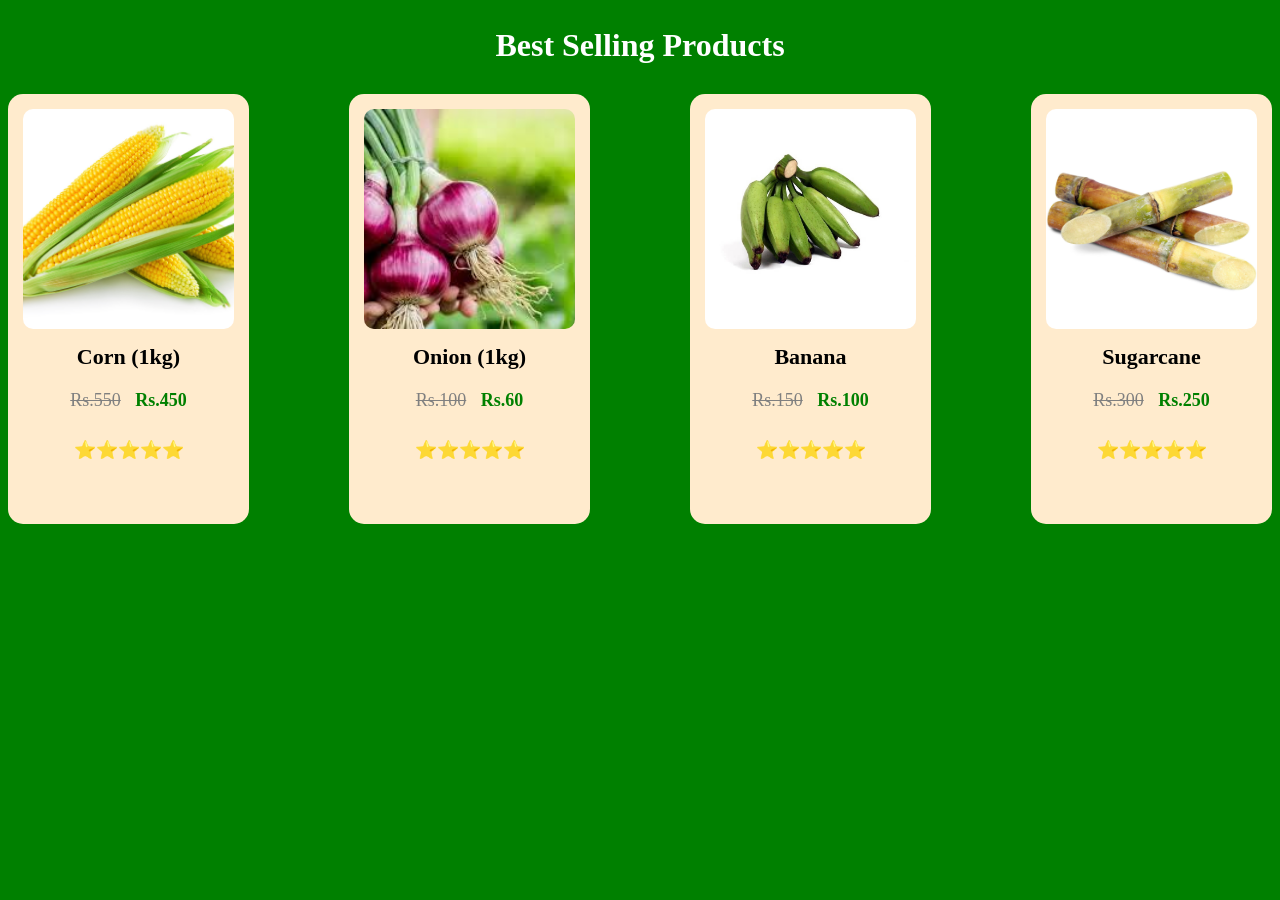
<file: frontend/best.html>
<!DOCTYPE html>
<html lang="en">
<head>
    <meta charset="UTF-8">
    <meta name="viewport" content="width=device-width, initial-scale=1.0">
    <title>Best Selling Products</title>
    <link rel="stylesheet" href="style.css">
</head>
<body>

    <section class="product-section">
        <h2>Best Selling Products</h2>

        <div class="product">
            <div class="card">
                <img src="images/Corn1.jpg"alt="Corn">
                <h3>Corn (1kg)</h3>
                <p class="price">
                    <span class="old-price">Rs.550</span>
                    <span class="new-price">Rs.450</span>
                </p>
                <p class="rating">⭐⭐⭐⭐⭐</p>
            </div>

            <div class="card">
                <img src="images/Onion.jfif "alt="Onion">
                <h3>Onion (1kg)</h3>
                <p class="price">
                    <span class="old-price">Rs.100</span>
                    <span class="new-price">Rs.60</span>
                </p>
                <p class="rating">⭐⭐⭐⭐⭐</p>
            </div>

            <div class="card">
                <img src="images/Banana1.jpeg" alt="Banana">
                <h3>Banana</h3>
                <p class="price">
                    <span class="old-price">Rs.150</span>
                    <span class="new-price">Rs.100</span>
                </p>
                <p class="rating">⭐⭐⭐⭐⭐</p>
            </div>

            <div class="card">
                <img src="images/Sugarcane1.jpg"alt="Sugarcane">
                <h3>Sugarcane</h3>
                <p class="price">
                    <span class="old-price">Rs.300</span>
                    <span class="new-price">Rs.250</span>
                </p>
                <p class="rating">⭐⭐⭐⭐⭐</p>
            </div>
        </div>
    </section>

</body>
</html>
</file>
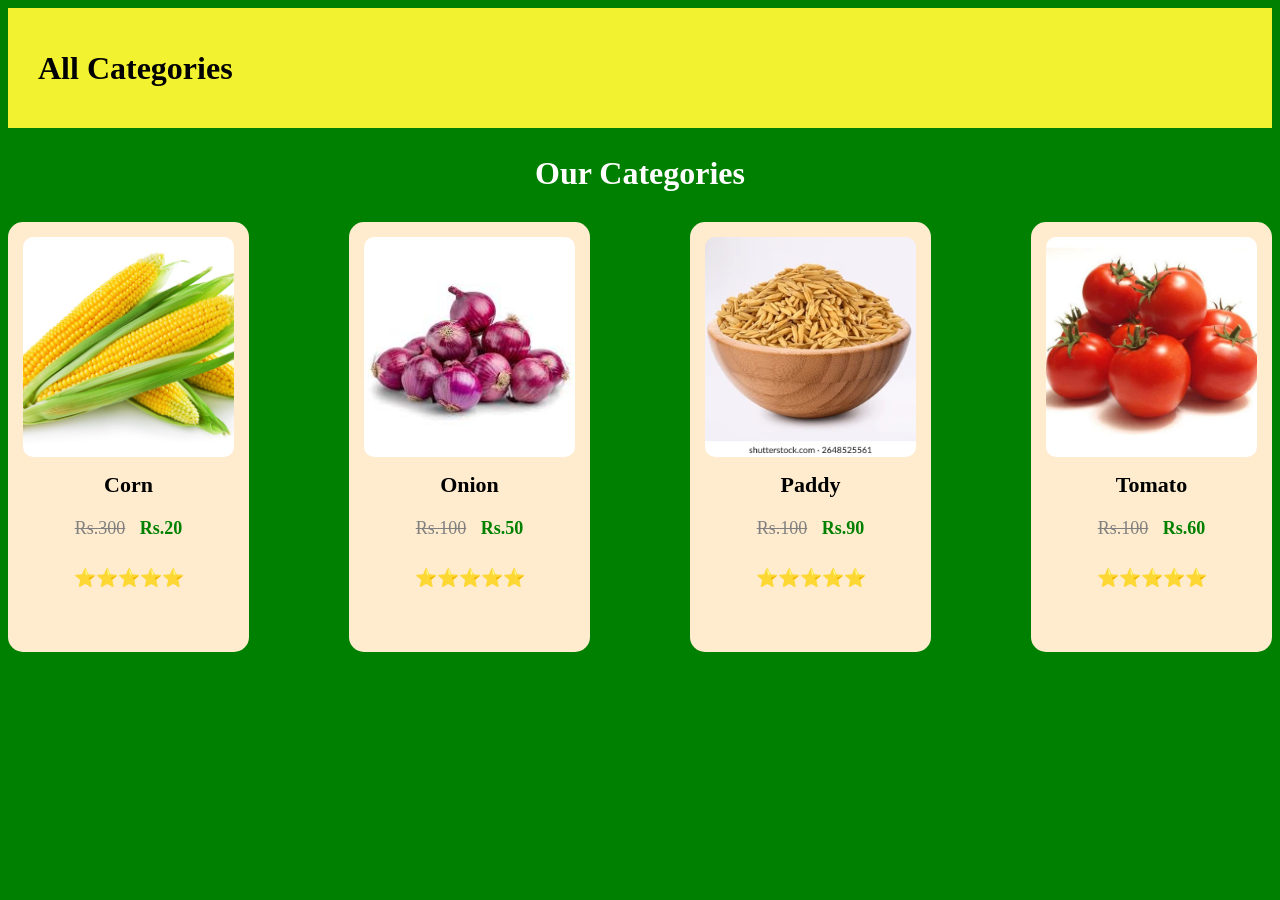
<file: frontend/cate.html>
<!DOCTYPE html>
<html lang="en">
<head>
    <meta charset="UTF-8">
    <meta name="viewport" content="width=device-width, initial-scale=1.0">
    <title>All Categories</title>
    <link rel="stylesheet" href="style.css">
</head>
<body>
    <header>
        <h1>All Categories</h1>
    </header>

    <section class="product-section">
        <h2>Our Categories</h2>
        <div class="product">
            <div class="card">
                <img src="images/Corn1.jpg" alt="Corn">
                <h3>Corn</h3>
                <p class="price">
                    <span class="old-price">Rs.300</span>
                    <span class="new-price">Rs.20</span>
                </p>
                <p class="rating">⭐⭐⭐⭐⭐</p>
            </div>

            <div class="card">
                <img src="images/Onion1.jfif" alt="Onion">
                <h3>Onion</h3>
                <p class="price">
                    <span class="old-price">Rs.100</span>
                    <span class="new-price">Rs.50</span>
                </p>
                <p class="rating">⭐⭐⭐⭐⭐</p>
            </div>

            <div class="card">
                <img src="images/Paddy1.webp" alt="Paddy">
                <h3>Paddy</h3>
                <p class="price">
                    <span class="old-price">Rs.100</span>
                    <span class="new-price">Rs.90</span>
                </p>
                <p class="rating">⭐⭐⭐⭐⭐</p>
            </div>

            <div class="card">
                <img src="images/Tomato1.webp" alt="Tomato">
                <h3>Tomato</h3>
                <p class="price">
                    <span class="old-price">Rs.100</span>
                    <span class="new-price">Rs.60</span>
                </p>
                <p class="rating">⭐⭐⭐⭐⭐</p>
            </div>
        </div>
    </section>
</body>
</html>
</file>
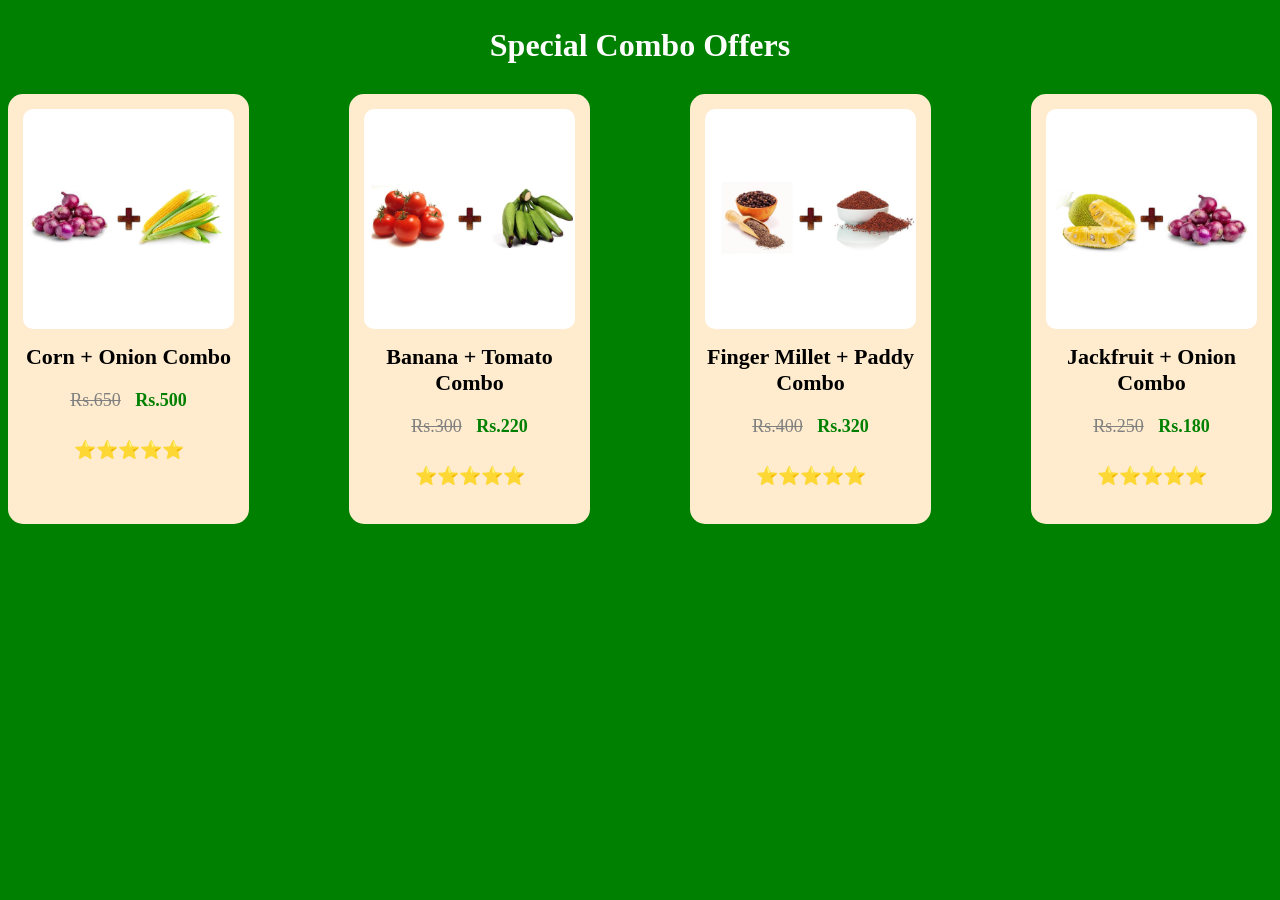
<file: frontend/combo.html>
<!DOCTYPE html>
<html lang="en">
<head>
    <meta charset="UTF-8">
    <meta name="viewport" content="width=device-width, initial-scale=1.0">
    <title>Special Combo Offers</title>
    <link rel="stylesheet" href="style.css">
</head>
<body>

    <section class="product-section">
        <h2>Special Combo Offers</h2>

        <div class="product">
            <div class="card">
                <img src="images/Combo1.jpeg"alt="Corn Combo">
                <h3>Corn + Onion Combo</h3>
                <p class="price">
                    <span class="old-price">Rs.650</span>
                    <span class="new-price">Rs.500</span>
                </p>
                <p class="rating">⭐⭐⭐⭐⭐</p>
            </div>

            <div class="card">
                <img src="images/Combo2.jpeg" alt="Fruit Combo">
                <h3>Banana + Tomato Combo</h3>
                <p class="price">
                    <span class="old-price">Rs.300</span>
                    <span class="new-price">Rs.220</span>
                </p>
                <p class="rating">⭐⭐⭐⭐⭐</p>
            </div>

            <div class="card">
                <img src="images/Combo3.jpeg"alt="Healthy Combo">
                <h3>Finger Millet + Paddy Combo </h3>
                <p class="price">
                    <span class="old-price">Rs.400</span>
                    <span class="new-price">Rs.320</span>
                </p>
                <p class="rating">⭐⭐⭐⭐⭐</p>
            </div>

            <div class="card">
                <img src="images/Combo4.jpeg" alt="Jackfruit">
                <h3>Jackfruit + Onion Combo</h3>
                <p class="price">
                    <span class="old-price">Rs.250</span>
                    <span class="new-price">Rs.180</span>
                </p>
                <p class="rating">⭐⭐⭐⭐⭐</p>
            </div>
        </div>
    </section>

</body>
</html>
</file>
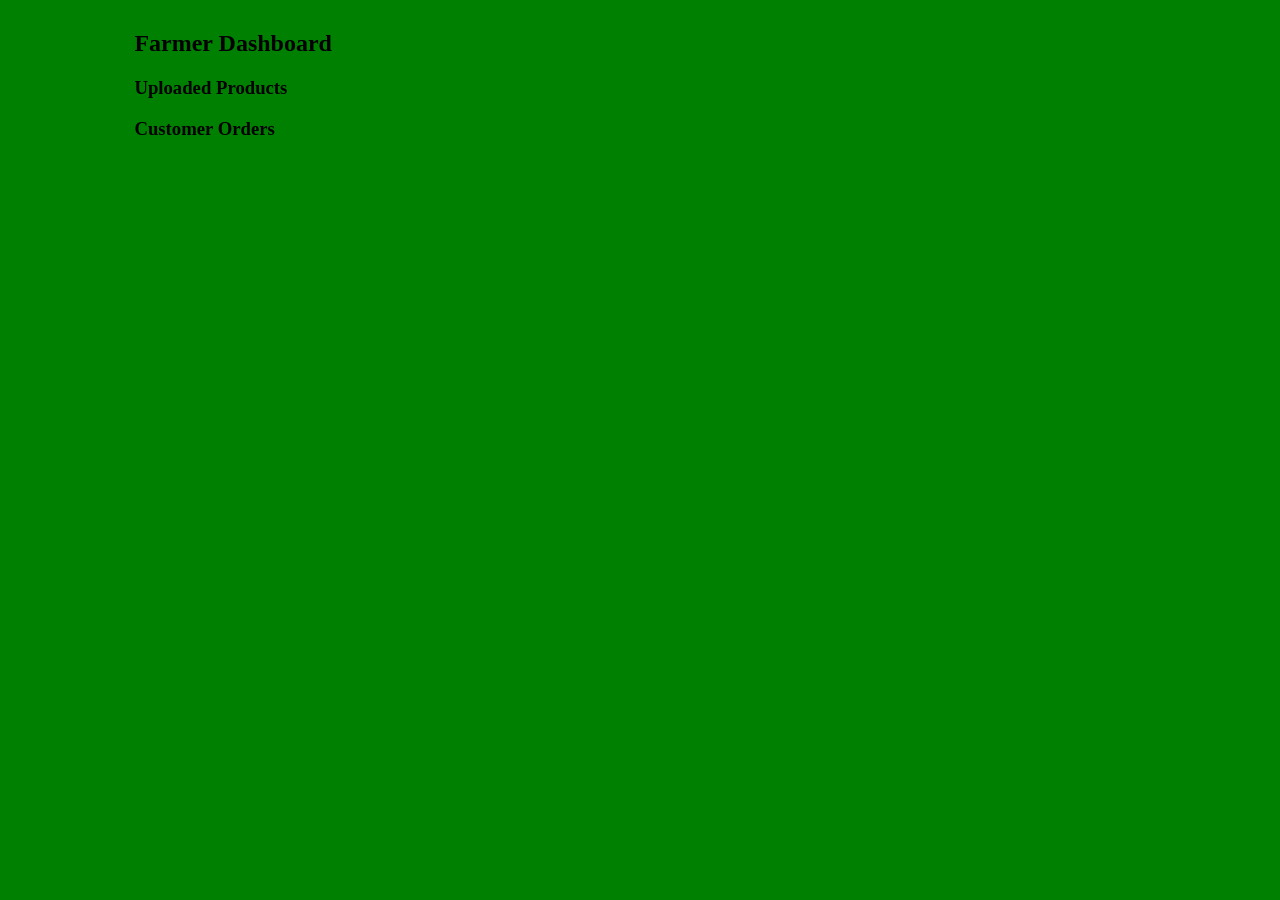
<file: frontend/dashboard.html>
<!DOCTYPE html>
<html>
<head>
    <title>Farmer Dashboard</title>
    <link rel="stylesheet" href="style.css">
</head>
<body>

    <div class="track-container">
        <h2>Farmer Dashboard</h2>

        <h3>Uploaded Products</h3>
        <div id="dashboardProducts"></div>

        <h3>Customer Orders</h3>
        <div id="dashboardOrders"></div>
    </div>

    <script src="dashboard.js"></script>
</body>
</html>
</file>
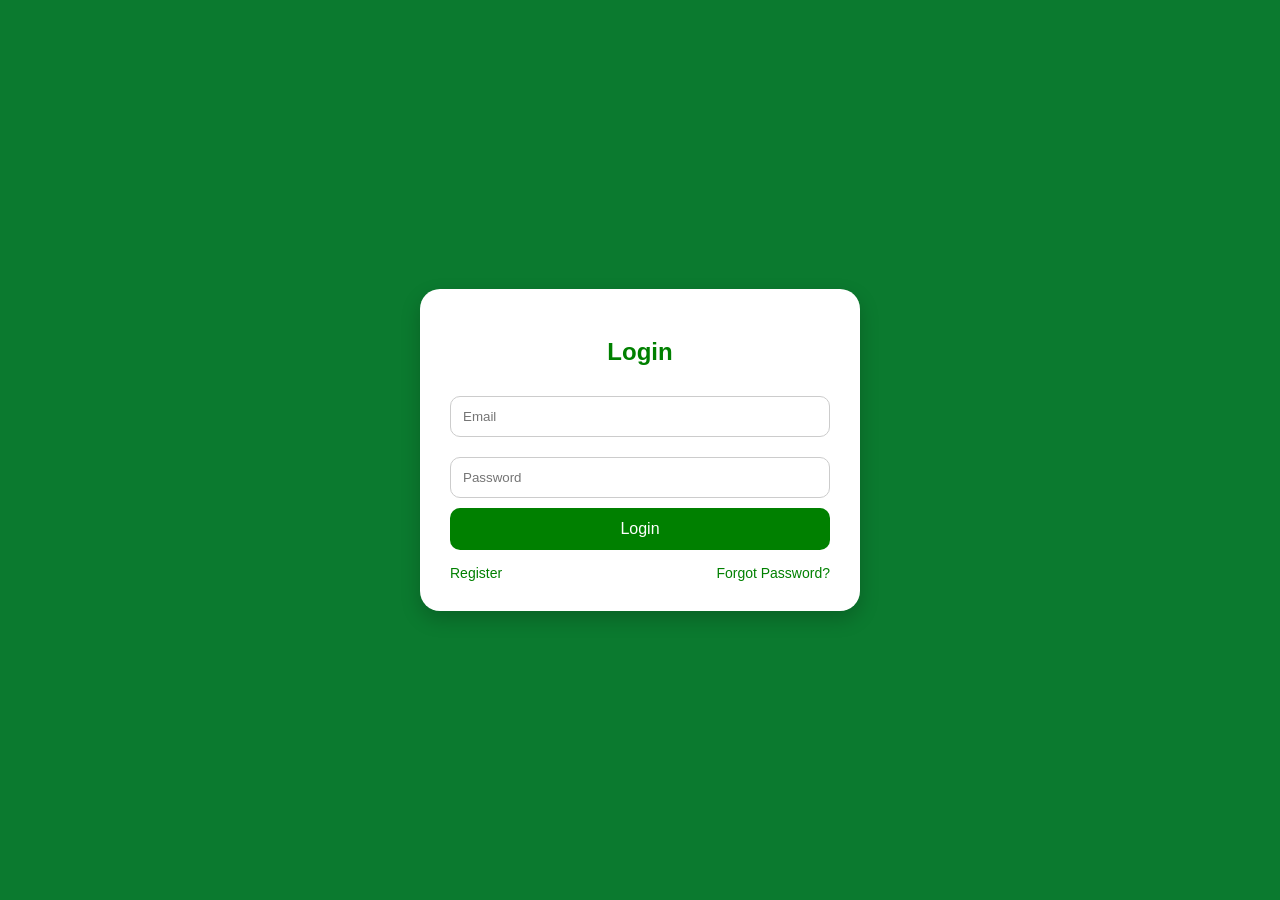
<file: frontend/login.html>
<!DOCTYPE html>
<html lang="en">
<head>
  <meta charset="UTF-8" />
  <meta name="viewport" content="width=device-width, initial-scale=1.0" />
  <title>Login Portal</title>
  <style>
    body{font-family:Arial,sans-serif;background:#0b7a2f;display:flex;justify-content:center;align-items:center;min-height:100vh;margin:0}
    .box{background:#fff;padding:30px;border-radius:20px;width:380px;box-shadow:0 8px 20px rgba(0,0,0,.2)}
    h2{text-align:center;color:green;margin-bottom:20px}
    input{width:100%;padding:12px;margin:10px 0;border:1px solid #ccc;border-radius:10px;box-sizing:border-box}
    button{width:100%;padding:12px;background:green;color:#fff;border:none;border-radius:10px;font-size:16px;cursor:pointer}
    .links{display:flex;justify-content:space-between;margin-top:15px;font-size:14px}
    .links a{text-decoration:none;color:green;cursor:pointer}
    .hidden{display:none}
  </style>
  <script>
    function showForm(id){
      document.getElementById('loginForm').classList.add('hidden');
      document.getElementById('registerForm').classList.add('hidden');
      document.getElementById('forgotForm').classList.add('hidden');
      document.getElementById(id).classList.remove('hidden');
    }
  </script>
</head>
<body>
  <div class="box">
    <div id="loginForm">
      <h2>Login</h2>
      <input type="email" placeholder="Email" required>
      <input type="password" placeholder="Password" required>
      <button>Login</button>
      <div class="links">
        <a onclick="showForm('registerForm')">Register</a>
        <a onclick="showForm('forgotForm')">Forgot Password?</a>
      </div>
    </div>

    <div id="registerForm" class="hidden">
      <h2>Register</h2>
      <input type="text" placeholder="Full Name" required>
      <input type="email" placeholder="Email" required>
      <input type="password" placeholder="Password" required>
      <input type="password" placeholder="Confirm Password" required>
      <button>Create Account</button>
      <div class="links">
        <a onclick="showForm('loginForm')">Back to Login</a>
      </div>
    </div>

    <div id="forgotForm" class="hidden">
      <h2>Forgot Password</h2>
      <input type="email" placeholder="Enter your email" required>
      <button>Send Reset Link</button>
      <div class="links">
        <a onclick="showForm('loginForm')">Back to Login</a>
      </div>
    </div>
  </div>
</body>
</html>
</file>
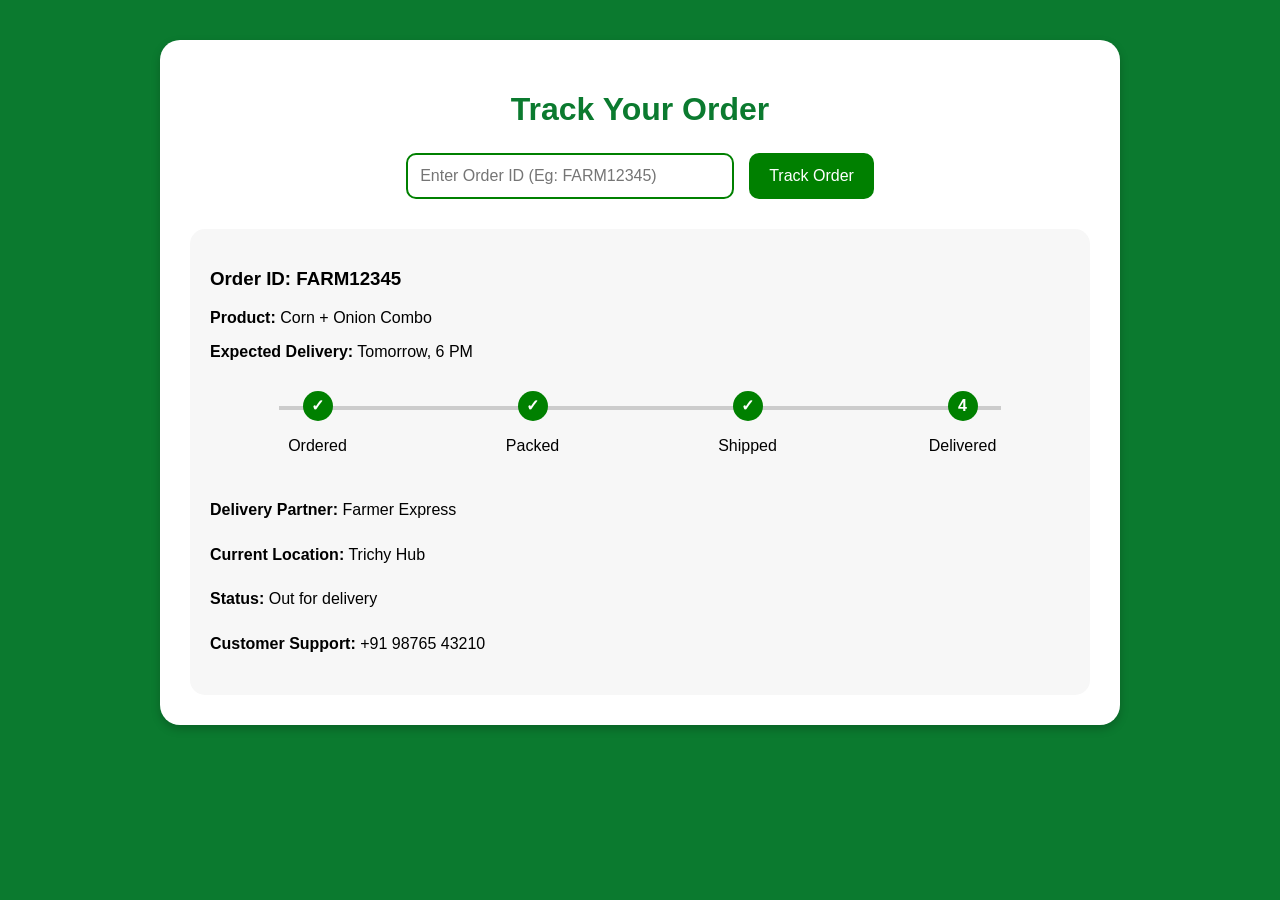
<file: frontend/trackorder.html>
<!DOCTYPE html>
<html lang="en">
<head>
  <meta charset="UTF-8" />
  <meta name="viewport" content="width=device-width, initial-scale=1.0" />
  <title>Track Order</title>
  <style>
    body{
      font-family: Arial, sans-serif;
      background:#0b7a2f;
      margin:0;
      padding:0;
    }
    .container{
      width:90%;
      max-width:900px;
      margin:40px auto;
      background:#fff;
      border-radius:20px;
      padding:30px;
      box-shadow:0 4px 10px rgba(0,0,0,0.2);
    }
    h1{
      text-align:center;
      color:#0b7a2f;
      margin-bottom:25px;
    }
    .track-box{
      display:flex;
      gap:15px;
      justify-content:center;
      margin-bottom:30px;
      flex-wrap:wrap;
    }
    input{
      padding:12px;
      width:300px;
      border:2px solid green;
      border-radius:10px;
      font-size:16px;
    }
    button{
      padding:12px 20px;
      border:none;
      background:green;
      color:white;
      border-radius:10px;
      cursor:pointer;
      font-size:16px;
    }
    .order-card{
      background:#f7f7f7;
      border-radius:15px;
      padding:20px;
      margin-top:20px;
    }
    .progress{
      display:flex;
      justify-content:space-between;
      margin-top:30px;
      position:relative;
    }
    .progress::before{
      content:"";
      position:absolute;
      top:15px;
      left:8%;
      width:84%;
      height:4px;
      background:#ccc;
      z-index:1;
    }
    .step{
      position:relative;
      z-index:2;
      text-align:center;
      width:25%;
    }
    .circle{
      width:30px;
      height:30px;
      background:green;
      color:white;
      border-radius:50%;
      line-height:30px;
      margin:0 auto 10px;
      font-weight:bold;
    }
    .details{
      margin-top:25px;
      line-height:1.8;
    }
  </style>
</head>
<body>
  <div class="container">
    <h1>Track Your Order</h1>

    <div class="track-box">
      <input type="text" placeholder="Enter Order ID (Eg: FARM12345)">
      <button>Track Order</button>
    </div>

    <div class="order-card">
      <h3>Order ID: FARM12345</h3>
      <p><strong>Product:</strong> Corn + Onion Combo</p>
      <p><strong>Expected Delivery:</strong> Tomorrow, 6 PM</p>

      <div class="progress">
        <div class="step">
          <div class="circle">✓</div>
          <p>Ordered</p>
        </div>
        <div class="step">
          <div class="circle">✓</div>
          <p>Packed</p>
        </div>
        <div class="step">
          <div class="circle">✓</div>
          <p>Shipped</p>
        </div>
        <div class="step">
          <div class="circle">4</div>
          <p>Delivered</p>
        </div>
      </div>

      <div class="details">
        <p><strong>Delivery Partner:</strong> Farmer Express</p>
        <p><strong>Current Location:</strong> Trichy Hub</p>
        <p><strong>Status:</strong> Out for delivery</p>
        <p><strong>Customer Support:</strong> +91 98765 43210</p>
      </div>
    </div>
  </div>
</body>
</html>
</file>
<file: frontend/style.css>
nav{
    display: flex;
    margin-left: 30px;
    align-items: center;
}
nav ul{
    display: flex;
    align-items: center;
    list-style: none;
    gap: 80px;
    padding: 0px;
    margin: 0px;
}
nav ul li{
    display: flex;
    align-items: center;
}
nav ul li a{
    text-decoration: none;
    color: green;
    font-size: 16px;
    border-radius: 18px;
    transition: 0.3s;
    cursor: pointer;
    white-space: nowrap;
    line-height: normal;
    padding: 0;
}

nav ul li a:hover{
    color: green;
    font-weight: bold;
    text-shadow: 0 0 8px lightgreen;
    transform: scale(1.05);
}
.logo {
    width: 250px;   /* size control */
    height: 120px;
    padding: 0px;
    text-align: left;
}

.header-icons span{
    padding: 8px 15px;
    border-radius: 20px;
    font-size: 18px;


}
.header-icons span:hover{
    transform: scale(1.2);
}
.search-btn{
    position: relative;
    display: flex;
    align-items: center;
}

#searchBox{
    padding: 100px 150px 10px 38px;
    width: 20px;
    height: 18px;
    border: 2px solid green;
    border-radius: 25px;
    outline: none;
    font-size: 14px;
}

.search-icon{
    position: absolute;
    left: 15px;
    font-size: 18px;
    cursor: pointer;
}
.payment-buttons{
    display: flex;
    gap: 10px;
    margin-bottom: 15px;
}

.pay-btn{
    flex: 1;
    padding: 12px;
    background: #f2f2f2;
    color: black;
    border: 1px solid #ccc;
    border-radius: 10px;
    cursor: pointer;
    font-weight: bold;
}

.pay-btn.active{
    background: green;
    color: white;
}
.upload-box {
    width: 92%;
    margin: 40px auto;
    background: linear-gradient(135deg, #ffffff, #f7fff7);
    padding: 35px;
    border-radius: 20px;
    box-shadow: 0 10px 25px rgba(0, 0, 0, 0.15);
    border: 2px solid #d8f3dc;
}

.upload-box h2 {
    font-size: 34px;
    margin-bottom: 25px;
    color: #1b4332;
    font-weight: bold;
}

.upload-form {
    display: flex;
    gap: 15px;
    flex-wrap: wrap;
    align-items: center;
}

.upload-form input {
    flex: 1;
    min-width: 220px;
    padding: 14px 18px;
    border: 1px solid #b7e4c7;
    border-radius: 12px;
    outline: none;
    font-size: 16px;
    background: #fff;
    transition: 0.3s;
}

.upload-form input:focus {
    border-color: #2d6a4f;
    box-shadow: 0 0 8px rgba(45, 106, 79, 0.3);
}

.upload-form button {
    padding: 14px 28px;
    background: linear-gradient(135deg, #2d6a4f, #40916c);
    color: white;
    border: none;
    border-radius: 12px;
    font-size: 16px;
    font-weight: bold;
    cursor: pointer;
    transition: 0.3s;
}

.upload-form button:hover {
    transform: translateY(-2px);
    box-shadow: 0 8px 18px rgba(45, 106, 79, 0.3);
}
.place-order-btn{
    width: 100%;
    padding: 12px;
    background: green;
    color: white;
    border: none;
    border-radius: 10px;
    font-size: 16px;
    font-weight: bold;
}
body{
    background-color: green;
}
header{
    display: flex;
    justify-content: space-between;
    align-items: center;
    background: rgb(242, 242, 48);
    height: 100px;
    box-shadow: 0 2px 5px rgba(0,0,0,0,1);
    padding: 10px 30px;
}
.hero-slider {
    position: relative;
    width: 100%;
    height: 550px;
    margin: 1px auto;
    overflow: hidden;
    border-radius: 10px;
    box-shadow: 0 4px 10px rgba(0, 0, 0, 0.2);
}

.hero-slider img {
    width: 100%;
    height: 100%;
    object-fit: fill;   /* full box fill */
    display: block;
    animation: zoomBanner 10s ease-in-out infinite alternate;
}
@keyframes zoomBanner {
    from {
        transform: scale(1);
    }
    to {
        transform: scale(1.05);
    }
}
.prev,
.next{
    position: absolute;
    top: 50%;
    transform: translateY(-50%);
    background: rgba(0,0,0,0.4);
    color: white;
    border: none;
    font-size: 45px;
    cursor: pointer;
    padding: 15px 10px;
    display: none;
    transition: 0.3s;
}

.prev{
    left: 10px;
}

.next{
    right: 10px;
}

/* hover panna mattum show */
.hero-slider:hover .prev,
.hero-slider:hover .next{
    display: block;
}
.scroll-text-banner{
    width: 100%;
    background: yellow;
    overflow: hidden;
    white-space: nowrap;
    padding: 12px 0;
    margin: 3px 0;
    border-radius: 1px;
}

.scroll-text{
    display: inline-block;
    color: brown;
    font-size: 28px;
    font-weight: bold;
    animation: moveText 20s linear infinite;
    padding-left: 100%;
}

@keyframes moveText{
    from{
        transform: translateX(0);
    }
    to{
        transform: translateX(-100%);
    }
}
.organic-range{
    position: relative;
    width: 90%;
    margin: 5px auto;
    text-align: center;
    color: white;
    padding: 10px;
    border-radius: 2px;
}
.organic-range h2{
    margin-bottom: 30px;
    font-size: 35px;
}
.range-container{
    display: flex;
    gap: 30px;
    overflow-x: auto;
    scroll-behavior: smooth;
    scrollbar-width: none;
}
.range-container::-webkit-scrollbar{
    display: none;
}
.range-item{
    min-width: 180px;
    flex-shrink: 0;
}
.range-item img{
    width: 160px;
    height: 160px;
    border-radius: 50%;
    object-fit: cover;
}
.range-item p{
    margin-top: 10px;
    font-size: 22px;
    color: white;
    text-align: center;
}

.scroll-btn{
    position: absolute;
    top: 55%;
    transform: translateY(-50%);
    width: 50px;
    height: 50px;
    border: none;
    border-radius: 50%;
    background: white;
    box-shadow: 0 0 10px rgba(0,0,0,0.2);
    cursor: pointer;
    font-size: 28px;
}
.left{
    left: -20px;
}
.right{
    right: -20px;
}
.offers h2{
    font-size: 35px;
    margin-bottom: 30px;
    text-align: center;
    color: white;
}
.offer-section{
    width: 90%;
    margin: 40px auto;
    display: flex;
    gap: 40px;
    justify-content: center;
}
.offer-section{
    flex: 1;
    height: 250px;
    border-radius: 25px;
    overflow: hidden;
    box-shadow: 0 4px 10px rgba(0,0,0,0.2);
}
.offer-card img{
    width: 350px;
    height: 100%;
    object-fit: cover;
    display: black;
    gap: 80px;
}
.product.section{
    width: 90%;
    margin: 50px auto;
    text-align: center;
}
.product-section h2{
    font-size: 32px;
    margin-bottom: 30px;
    color: white;
    text-align: center;
}
.product{
    display: flex;
    grid-template-columns: repeat(4,1fr);
    gap: 100px;
}
.card{
    
    background: blanchedalmond;
    border-radius: 15px;
    padding: 15px;
    width: 250px;
    height: 400px;
    display: flex;
    flex-direction: column;
    align-items: center;
    text-align: center;

}
.card:hover{
    transform: translateY(-8px);
}
.card img{
    width: 100%;
    height: 220px;
    object-fit: cover;
    border-radius: 10px;
    display: block;
}
.card h3{
    margin: 15px 0 10px;
    font-size: 22px;
    color: black;
}
.price{
    margin: 10px 0;
    font-size: 18px;
}
.old-price{
    text-decoration: line-through;
    color: gray;
    margin-right: 10px;
}
.new-price{
    color: green;
    font-weight: bold;
}
.rating{
    color: orange;
    font-size: 18px;
}
.product2{
    display: flex;
    grid-template-columns: repeat(4,1fr);
    gap: 100px;
    margin-top: 40px;
}
.card2{
    background: blanchedalmond;
    border-radius: 15px;
    padding: 15px;
    width: 250px;
    height: 400px;
    display: flex;
    flex-direction: column;
    align-items: center;
    text-align: center;

}
.card2:hover{
    transform: translateY(-8px);
}
.card2 img{
    width: 100%;
    height: 220px;
    object-fit: cover;
    border-radius: 10px;
    display: block;
}
.card2 h3{
    margin: 15px 0 10px;
    font-size: 22px;
    color: black;
}
.hover-cart{
    display: none;
}
.card:hover .hover-cart,
.card2:hover .hover-cart{
    display: flex;
    position: absolute;
    bottom: 195px;
    left: 50%;
    transform: translateX(-50%);
    gap: 10px;
    align-items: center;
    background: rgb(11, 228, 87);
    padding: 10px 15px;
    border-radius: 10px;
    height: 35px;
    width: 219px;
}
.cart:hover.hover-cart{
    opacity: 0;

}
.hover-cart button{
    border: none;
    background: rgb(5, 165, 240);
    color: white;
    padding: 6px 12px;
    
    cursor: pointer;
    font-size: 18px;

}
.cart-btn{
    background: orange;
}
.cart:hover img{
    transform: scale(1.05);
    transition: 0.3s;
}
.certificate h2{
    font-size: 35px;
    margin-bottom: 30px;
    text-align: center;
    color: white;
}
.certificate-section{
    width: 90%;
    margin: 40px auto;
    display: flex;
    gap: 40px;
    justify-content: center;
}
.certificate-section{
    flex: 1;
    height: 250px;
    border-radius: 25px;
    overflow: hidden;
    box-shadow: 0 4px 10px rgba(0,0,0,0.2);
}
.certificate-card img{
    width: 100%;
    height: 100%;
    object-fit: cover;
    display: black;
    gap: 80px;
    border-radius: 15px;
}
.header-icons{
    display: flex;
    align-items: center;
    gap: 15px;
    flex-wrap: nowrap;   /* next line ku pogama irukkum */
}

.search-btn{
    display: flex;
    align-items: center;
    gap: 8px;
}
.language-menu{
    position: relative;
}

.dropdown{
    display: none;
    position: absolute;
    top: 35px;
    left: 0;
    background: white;
    list-style: none;
    padding: 10px 0;
    margin: 0;
    border-radius: 8px;
    min-width: 140px;
    box-shadow: 0 4px 10px rgba(0,0,0,0.2);
}

.dropdown li{
    padding: 8px 15px;
}

.dropdown li a{
    color: black;
    text-decoration: none;
    display: block;
}

.language-menu:hover .dropdown{
    display: block;
}
.search-btn{
    position: relative;
    display: flex;
    align-items: center;
}

.search-icon{
    position: absolute;
    left: 210px;
    font-size: 16px;
}

#searchBox{
    padding: 10px 15px 10px 38px;
    width: 200px;
    border: 2px solid green;
    border-radius: 25px;
    outline: none;
    font-size: 12px;
}
.login-modal{
    display: none;
    position: fixed;
    inset: 0;
    background: rgba(0,0,0,0.6);
    justify-content: center;
    align-items: center;
}

.login-box{
    background: white;
    padding: 30px;
    border-radius: 20px;
    width: 350px;
    position: relative;
}

.login-box input{
    width: 100%;
    padding: 12px;
    margin: 10px 0;
    border: 1px solid #ccc;
    border-radius: 10px;
}

.login-box button{
    width: 100%;
    padding: 12px;
    background: green;
    color: white;
    border: none;
    border-radius: 10px;
}
.login-box{
    background: white;
    padding: 35px;
    border-radius: 20px;
    width: 420px;
    position: relative;
    box-shadow: 0 10px 30px rgba(0,0,0,0.25);
}

.login-box h2{
    color: green;
    text-align: center;
    margin-bottom: 20px;
}

.login-box input,
.login-box select{
    width: 100%;
    padding: 14px;
    margin: 10px 0;
    border: 1px solid #ddd;
    border-radius: 10px;
    font-size: 15px;
}

.login-box button{
    width: 100%;
    padding: 14px;
    background: linear-gradient(45deg, green, #00a651);
    color: white;
    border: none;
    border-radius: 10px;
    font-size: 16px;
    cursor: pointer;
    font-weight: bold;
}

.login-box p{
    text-align: center;
    color: blue;
    cursor: pointer;
    margin-top: 15px;
}
.success-popup{
    display: none;
    position: fixed;
    inset: 0;
    backdrop-filter: blur(8px);
    background: rgba(0,0,0,0.35);
    z-index: 5000;
    justify-content: center;
    align-items: center;
}

.success-box{
    background: white;
    width: 500px;
    height: 300px;
    border-radius: 25px;
    display: flex;
    flex-direction: column;
    justify-content: center;
    align-items: center;
    font-size: 90px;
    box-shadow: 0 10px 40px rgba(0,0,0,0.3);
}

.success-box h1{
    font-size: 32px;
    color: green;
    margin-top: 20px;
}
.close-btn{
    position: absolute;
    top: 10px;
    right: 15px;
    cursor: pointer;
}
.cart-panel{
    position: fixed;
    top: 0;
    right: -400px;
    width: 350px;
    height: 100%;
    background: white;
    box-shadow: -4px 0 10px rgba(0,0,0,0.2);
    transition: 0.3s;
    z-index: 1000;
    display: flex;
    flex-direction: column;
}

.cart-header{
    display: flex;
    justify-content: space-between;
    align-items: center;
    padding: 20px;
    background: green;
    color: white;
}

.cart-items{
    flex: 1;
    padding: 20px;
    overflow-y: auto;
}

.cart-item{
    display: flex;
    gap: 15px;
    margin-bottom: 20px;
}

.cart-item img{
    width: 70px;
    height: 70px;
    border-radius: 10px;
    object-fit: cover;
}

.cart-footer{
    padding: 20px;
    border-top: 1px solid #ddd;
}

.cart-footer button{
    width: 100%;
    padding: 12px;
    background: green;
    color: white;
    border: none;
    border-radius: 10px;
}
.product-modal{
    display: none;
    position: fixed;
    inset: 0;
    background: rgba(0,0,0,0.6);
    justify-content: center;
    align-items: center;
    z-index: 2000;
}

.product-box{
    background: white;
    width: 400px;
    padding: 25px;
    border-radius: 20px;
    text-align: center;
    position: relative;
}

.product-box img{
    width: 220px;
    height: 220px;
    border-radius: 15px;
    object-fit: cover;
}
.language-menu{
    position: relative;
    display: inline-block;
}
.language-menu:hover .dropdown{
    display: block;
}
.dropdown{
    display: none;
    position: absolute;
    top: 30px;
    left: 0;
    background: white;
    list-style: none;
    padding: 8px 0;
    margin: 0;
    border-radius: 8px;
    min-width: 170px;
    z-index: 999;
    box-shadow: 0 4px 10px rgba(0,0,0,0.2);
}
.product-box button{
    background: green;
    color: white;
    border: none;
    padding: 12px 20px;
    border-radius: 10px;
    margin-top: 15px;
}

.track-container{
    width: 80%;
    margin: 30px auto;
}

.order-card{
    border: 1px solid #ddd;
    padding: 20px;
    margin-bottom: 20px;
    border-radius: 10px;
    background: #fff;
}
.premium-footer{
    background:#2f2f31;
    color:white;
    margin-top:60px;
    font-family:Arial,sans-serif;
}

.footer-container{
    display:flex;
    justify-content:space-between;
    gap:60px;
    padding:70px 80px 40px;
    flex-wrap:wrap;
}

.footer-column h3{
    margin-bottom:25px;
    font-size:32px;
    font-weight:bold;
}

.footer-column p{
    color:#d8d8d8;
    line-height:2;
    font-size:22px;
    margin:0;
}
.social-icons{
    margin-top:20px;
    display:flex;
    gap:15px;
}

.social-icons span{
    width:45px;
    height:45px;
    border:1px solid #777;
    display:flex;
    align-items:center;
    justify-content:center;
    font-size:22px;
}

.newsletter-box{
    display:flex;
    margin-top:20px;
    border:1px solid #777;
    border-radius:30px;
    overflow:hidden;
    width:360px;
}

.newsletter-box input{
    flex:1;
    padding:15px;
    border:none;
    outline:none;
    background:transparent;
    color:white;
    font-size:18px;
}
.newsletter-box button{
    background:#1e1e1f;
    color:white;
    border:none;
    padding:15px 25px;
    font-size:18px;
    cursor:pointer;
}

.payment-section{
    padding:20px 80px 50px;
}

.payment-section h3{
    font-size:30px;
    margin-bottom:20px;
}

.payment-icons{
    display:flex;
    gap:12px;
    flex-wrap:wrap;
    font-size:34px;
}
.footer-bottom{
    background:#2faa1f;
    padding:18px;
    text-align:center;
    font-size:22px;
}
</file>
